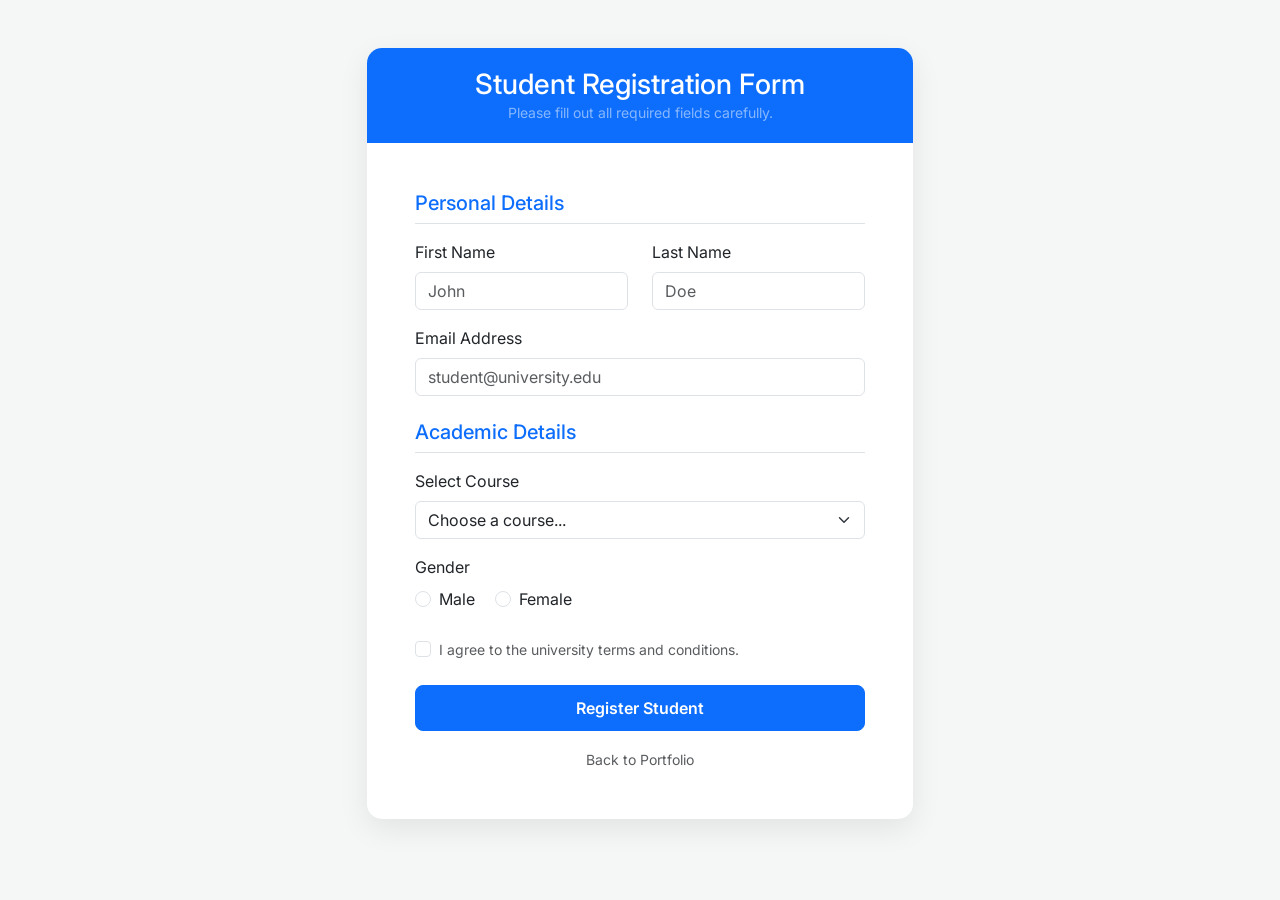
<file: project1.html>
<!DOCTYPE html>
<html lang="en">

<head>
  <meta charset="UTF-8">
  <meta name="viewport" content="width=device-width, initial-scale=1.0">
  <title>Student Registration</title>

  <!-- Bootstrap 5 CSS -->
  <link href="https://cdn.jsdelivr.net/npm/bootstrap@5.3.3/dist/css/bootstrap.min.css" rel="stylesheet">
  <!-- Google Fonts -->
  <link href="https://fonts.googleapis.com/css2?family=Inter:wght@400;500;600&display=swap" rel="stylesheet">

  <style>
    body {
      font-family: 'Inter', sans-serif;
      background-color: #f4f7f6;
    }

    .registration-card {
      border: none;
      border-radius: 15px;
      box-shadow: 0 10px 30px rgba(0, 0, 0, 0.08);
    }

    .form-header {
      background-color: #0d6efd;
      color: white;
      border-radius: 15px 15px 0 0;
      padding: 20px;
      text-align: center;
    }

    .btn-submit {
      border-radius: 8px;
      padding: 10px;
      font-weight: 600;
    }
  </style>
</head>

<body>

  <div class="container py-5">
    <div class="row justify-content-center">
      <div class="col-md-8 col-lg-6">

        <div class="card registration-card">
          <div class="form-header">
            <h3 class="mb-0">Student Registration Form</h3>
            <p class="mb-0 small text-white-50">Please fill out all required fields carefully.</p>
          </div>

          <div class="card-body p-4 p-md-5">
            <form action="javascript:alert('Registration Successful!');" method="get">

              <!-- Personal Details Row -->
              <h5 class="text-primary border-bottom pb-2 mb-3">Personal Details</h5>

              <div class="row">
                <div class="col-md-6 mb-3">
                  <label for="firstName" class="form-label">First Name</label>
                  <input type="text" class="form-control" id="firstName" placeholder="John" required>
                </div>
                <div class="col-md-6 mb-3">
                  <label for="lastName" class="form-label">Last Name</label>
                  <input type="text" class="form-control" id="lastName" placeholder="Doe" required>
                </div>
              </div>

              <div class="mb-3">
                <label for="email" class="form-label">Email Address</label>
                <input type="email" class="form-control" id="email" placeholder="student@university.edu" required>
              </div>

              <!-- Academic Details Row -->
              <h5 class="text-primary border-bottom pb-2 mb-3 mt-4">Academic Details</h5>

              <div class="mb-3">
                <label for="course" class="form-label">Select Course</label>
                <select class="form-select" id="course" required>
                  <option value="" selected disabled>Choose a course...</option>
                  <option value="btech">B.Tech Computer Science</option>
                  <option value="bba">Bachelor of Business Administration</option>
                  <option value="mca">Master of Computer Applications</option>
                </select>
              </div>

              <div class="mb-4">
                <label class="form-label d-block">Gender</label>
                <div class="form-check form-check-inline">
                  <input class="form-check-input" type="radio" name="genderOptions" id="male" value="male" required>
                  <label class="form-check-label" for="male">Male</label>
                </div>
                <div class="form-check form-check-inline">
                  <input class="form-check-input" type="radio" name="genderOptions" id="female" value="female">
                  <label class="form-check-label" for="female">Female</label>
                </div>
              </div>

              <div class="mb-4 form-check">
                <input type="checkbox" class="form-check-input" id="terms" required>
                <label class="form-check-label text-muted small" for="terms">I agree to the university terms and
                  conditions.</label>
              </div>

              <button type="submit" class="btn btn-primary btn-submit w-100 mb-3">Register Student</button>
            </form>

            <div class="text-center">
              <a href="index.html" class="text-decoration-none text-muted small"><i class="bi bi-arrow-left"></i> Back
                to Portfolio</a>
            </div>

          </div>
        </div>

      </div>
    </div>
  </div>

</body>

</html>
</file>
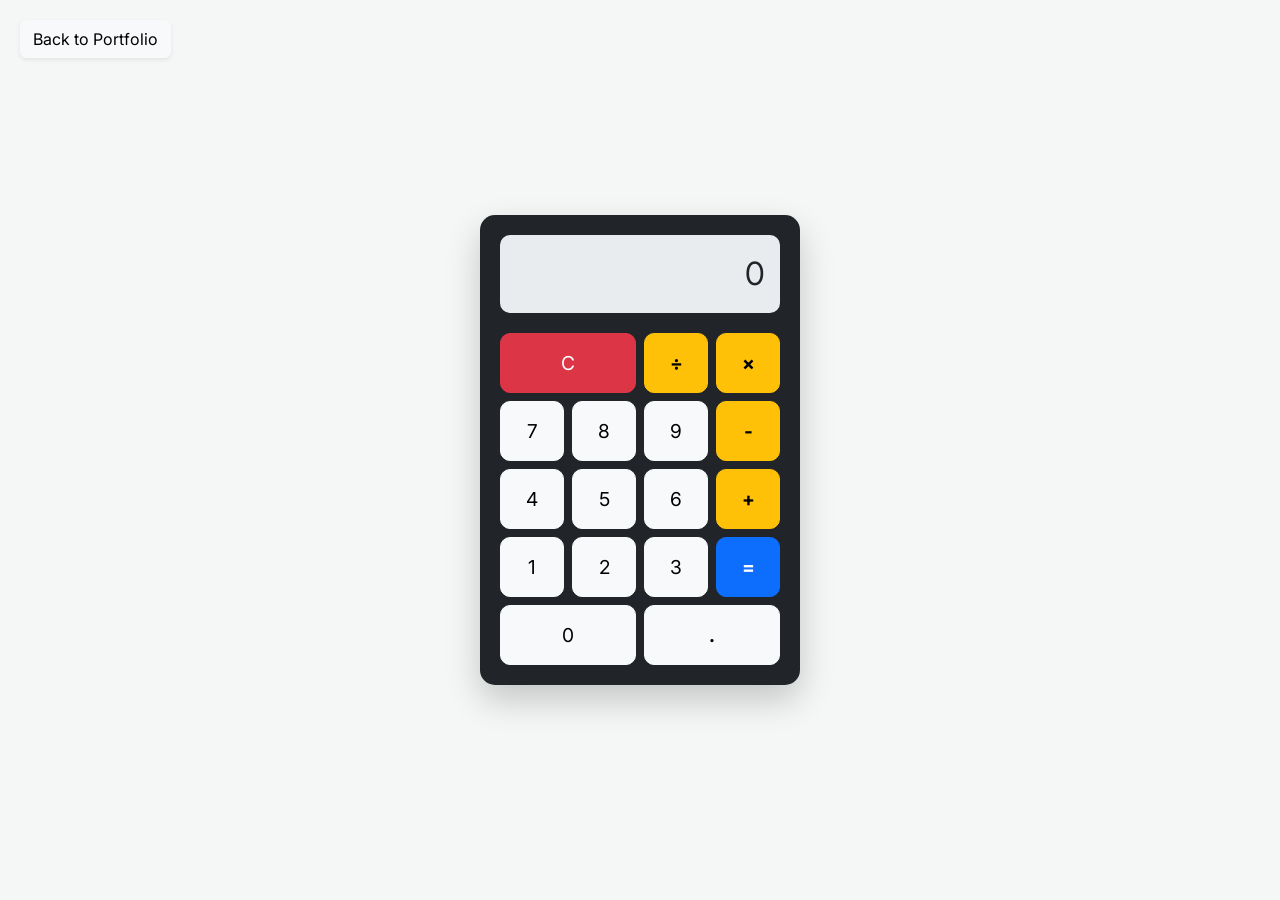
<file: project2.html>
<!DOCTYPE html>
<html lang="en">

<head>
  <meta charset="UTF-8">
  <meta name="viewport" content="width=device-width, initial-scale=1.0">
  <title>Basic Calculator</title>

  <link href="https://cdn.jsdelivr.net/npm/bootstrap@5.3.3/dist/css/bootstrap.min.css" rel="stylesheet">
  <link href="https://fonts.googleapis.com/css2?family=Inter:wght@400;500;600&display=swap" rel="stylesheet">

  <style>
    body {
      font-family: 'Inter', sans-serif;
      background-color: #f4f7f6;
      height: 100vh;
      display: flex;
      align-items: center;
      justify-content: center;
    }

    .calculator {
      background-color: #212529;
      border-radius: 15px;
      padding: 20px;
      width: 100%;
      max-width: 320px;
      box-shadow: 0 15px 35px rgba(0, 0, 0, 0.2);
    }

    .display {
      background-color: #e9ecef;
      color: #212529;
      border-radius: 10px;
      padding: 15px;
      font-size: 2rem;
      text-align: right;
      margin-bottom: 20px;
      min-height: 70px;
      word-break: break-all;
    }

    .calc-btn {
      height: 60px;
      font-size: 1.2rem;
      border-radius: 10px;
    }

    .back-link {
      position: absolute;
      top: 20px;
      left: 20px;
    }
  </style>
</head>

<body>

  <a href="index.html" class="btn btn-light back-link shadow-sm">Back to Portfolio</a>

  <div class="calculator">
    <div class="display" id="display">0</div>

    <div class="row g-2">
      <!-- Row 1 -->
      <div class="col-6"><button class="btn btn-danger calc-btn w-100" onclick="clearDisplay()">C</button></div>
      <div class="col-3"><button class="btn btn-warning calc-btn w-100 fw-bold" onclick="appendOperator('/')">÷</button>
      </div>
      <div class="col-3"><button class="btn btn-warning calc-btn w-100 fw-bold" onclick="appendOperator('*')">×</button>
      </div>

      <!-- Row 2 -->
      <div class="col-3"><button class="btn btn-light calc-btn w-100" onclick="appendNumber('7')">7</button></div>
      <div class="col-3"><button class="btn btn-light calc-btn w-100" onclick="appendNumber('8')">8</button></div>
      <div class="col-3"><button class="btn btn-light calc-btn w-100" onclick="appendNumber('9')">9</button></div>
      <div class="col-3"><button class="btn btn-warning calc-btn w-100 fw-bold" onclick="appendOperator('-')">-</button>
      </div>

      <!-- Row 3 -->
      <div class="col-3"><button class="btn btn-light calc-btn w-100" onclick="appendNumber('4')">4</button></div>
      <div class="col-3"><button class="btn btn-light calc-btn w-100" onclick="appendNumber('5')">5</button></div>
      <div class="col-3"><button class="btn btn-light calc-btn w-100" onclick="appendNumber('6')">6</button></div>
      <div class="col-3"><button class="btn btn-warning calc-btn w-100 fw-bold" onclick="appendOperator('+')">+</button>
      </div>

      <!-- Row 4 -->
      <div class="col-3"><button class="btn btn-light calc-btn w-100" onclick="appendNumber('1')">1</button></div>
      <div class="col-3"><button class="btn btn-light calc-btn w-100" onclick="appendNumber('2')">2</button></div>
      <div class="col-3"><button class="btn btn-light calc-btn w-100" onclick="appendNumber('3')">3</button></div>
      <div class="col-3"><button class="btn btn-primary calc-btn w-100 fw-bold" onclick="calculate()">=</button></div>

      <!-- Row 5 -->
      <div class="col-6"><button class="btn btn-light calc-btn w-100" onclick="appendNumber('0')">0</button></div>
      <div class="col-6"><button class="btn btn-light calc-btn w-100 fw-bold" onclick="appendNumber('.')">.</button>
      </div>
    </div>
  </div>

  <script>
    const display = document.getElementById("display");
    let currentExpression = "";

    function updateDisplay(value) {
      display.innerText = value || "0";
    }

    function appendNumber(num) {
      currentExpression += num;
      updateDisplay(currentExpression);
    }

    function appendOperator(operator) {
      // Prevent multiple operators in a row
      if (currentExpression === "") return;
      const lastChar = currentExpression.slice(-1);
      if (['+', '-', '*', '/'].includes(lastChar)) {
        currentExpression = currentExpression.slice(0, -1);
      }
      currentExpression += operator;
      updateDisplay(currentExpression);
    }

    function clearDisplay() {
      currentExpression = "";
      updateDisplay("0");
    }

    function calculate() {
      try {
        if (currentExpression === "") return;
        // Using eval is fine for a simple isolated student project calculator
        const result = eval(currentExpression);
        currentExpression = String(result);
        updateDisplay(currentExpression);
      } catch (error) {
        updateDisplay("Error");
        currentExpression = "";
      }
    }
  </script>
</body>

</html>
</file>
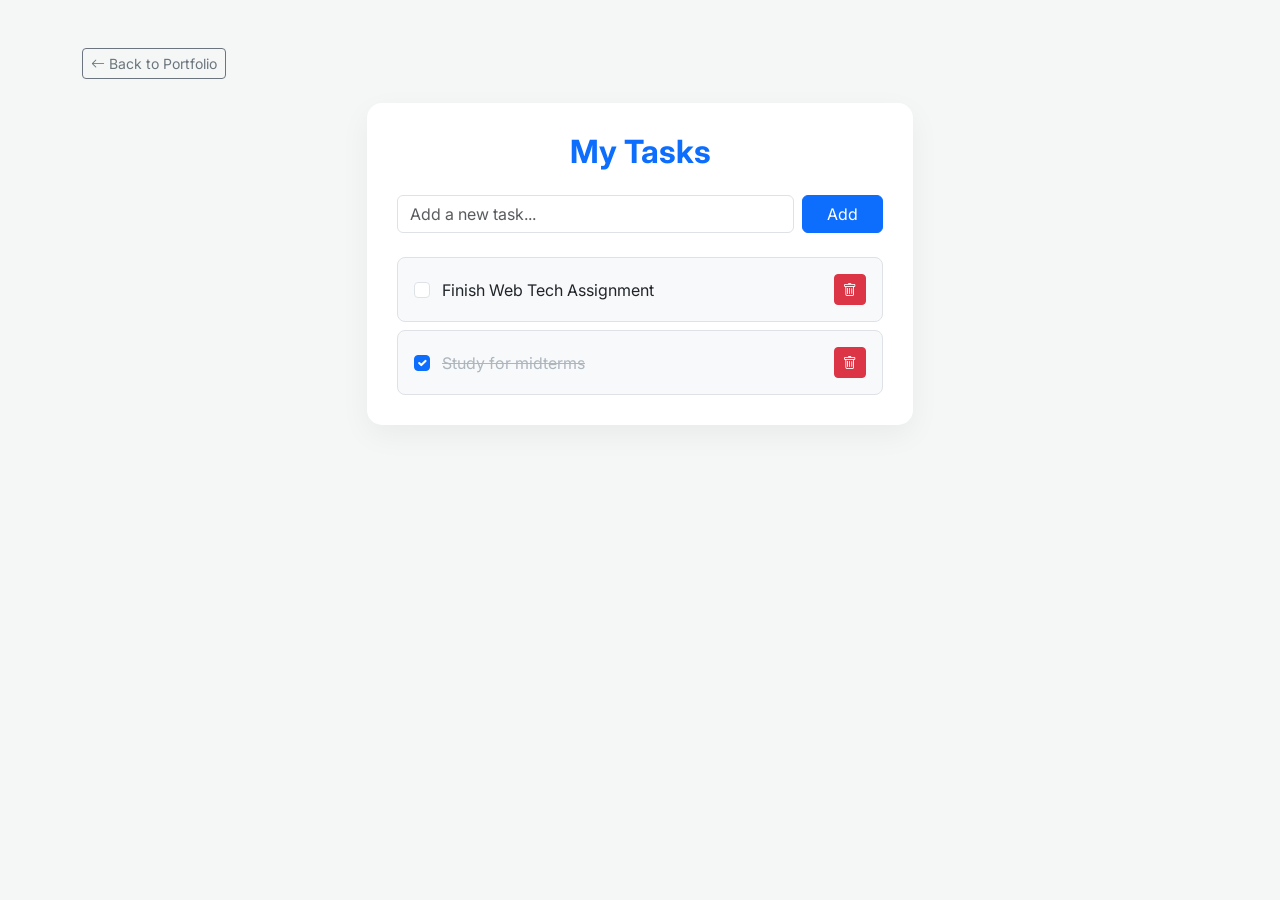
<file: project3.html>
<!DOCTYPE html>
<html lang="en">

<head>
  <meta charset="UTF-8">
  <meta name="viewport" content="width=device-width, initial-scale=1.0">
  <title>To-Do List App</title>

  <link href="https://cdn.jsdelivr.net/npm/bootstrap@5.3.3/dist/css/bootstrap.min.css" rel="stylesheet">
  <link rel="stylesheet" href="https://cdn.jsdelivr.net/npm/bootstrap-icons@1.11.3/font/bootstrap-icons.min.css">
  <link href="https://fonts.googleapis.com/css2?family=Inter:wght@400;500;600&display=swap" rel="stylesheet">

  <style>
    body {
      font-family: 'Inter', sans-serif;
      background-color: #f4f7f6;
    }

    .todo-container {
      background-color: white;
      border-radius: 15px;
      box-shadow: 0 10px 30px rgba(0, 0, 0, 0.05);
      padding: 30px;
    }

    .task-item {
      transition: all 0.2s ease;
      background-color: #f8f9fa;
      border-radius: 8px;
    }

    .task-item:hover {
      background-color: #e9ecef;
    }

    .completed {
      text-decoration: line-through;
      color: #adb5bd;
    }
  </style>
</head>

<body class="py-5">

  <div class="container">
    <div class="mb-4">
      <a href="index.html" class="btn btn-outline-secondary btn-sm"><i class="bi bi-arrow-left"></i> Back to
        Portfolio</a>
    </div>

    <div class="row justify-content-center">
      <div class="col-md-8 col-lg-6">

        <div class="todo-container">
          <h2 class="text-primary mb-4 text-center fw-bold">My Tasks</h2>

          <form id="todoForm" class="d-flex gap-2 mb-4">
            <input type="text" id="taskInput" class="form-control" placeholder="Add a new task..." required>
            <button type="submit" class="btn btn-primary px-4">Add</button>
          </form>

          <ul id="taskList" class="list-unstyled mb-0 d-flex flex-column gap-2">
            <!-- Tasks will be added here via JS -->
            <li class="task-item d-flex justify-content-between align-items-center p-3 border">
              <div>
                <input type="checkbox" class="form-check-input me-2" onchange="toggleTask(this)">
                <span>Finish Web Tech Assignment</span>
              </div>
              <button class="btn btn-sm btn-danger" onclick="deleteTask(this)"><i class="bi bi-trash"></i></button>
            </li>
            <li class="task-item d-flex justify-content-between align-items-center p-3 border">
              <div>
                <input type="checkbox" class="form-check-input me-2" checked onchange="toggleTask(this)">
                <span class="completed">Study for midterms</span>
              </div>
              <button class="btn btn-sm btn-danger" onclick="deleteTask(this)"><i class="bi bi-trash"></i></button>
            </li>
          </ul>
        </div>

      </div>
    </div>
  </div>

  <script>
    const todoForm = document.getElementById("todoForm");
    const taskInput = document.getElementById("taskInput");
    const taskList = document.getElementById("taskList");

    todoForm.addEventListener("submit", function (e) {
      e.preventDefault();

      const taskText = taskInput.value.trim();
      if (taskText === "") return;

      // Create new list item
      const li = document.createElement("li");
      li.className = "task-item d-flex justify-content-between align-items-center p-3 border";

      li.innerHTML = `
        <div>
          <input type="checkbox" class="form-check-input me-2" onchange="toggleTask(this)">
          <span>${taskText}</span>
        </div>
        <button class="btn btn-sm btn-danger" onclick="deleteTask(this)"><i class="bi bi-trash"></i></button>
      `;

      // Add to list and clear input
      taskList.appendChild(li);
      taskInput.value = "";
    });

    // Make functions global so inline onclick handlers work
    window.toggleTask = function (checkbox) {
      const span = checkbox.nextElementSibling;
      if (checkbox.checked) {
        span.classList.add("completed");
      } else {
        span.classList.remove("completed");
      }
    };

    window.deleteTask = function (button) {
      const li = button.closest("li");
      li.remove();
    };
  </script>
</body>

</html>
</file>
